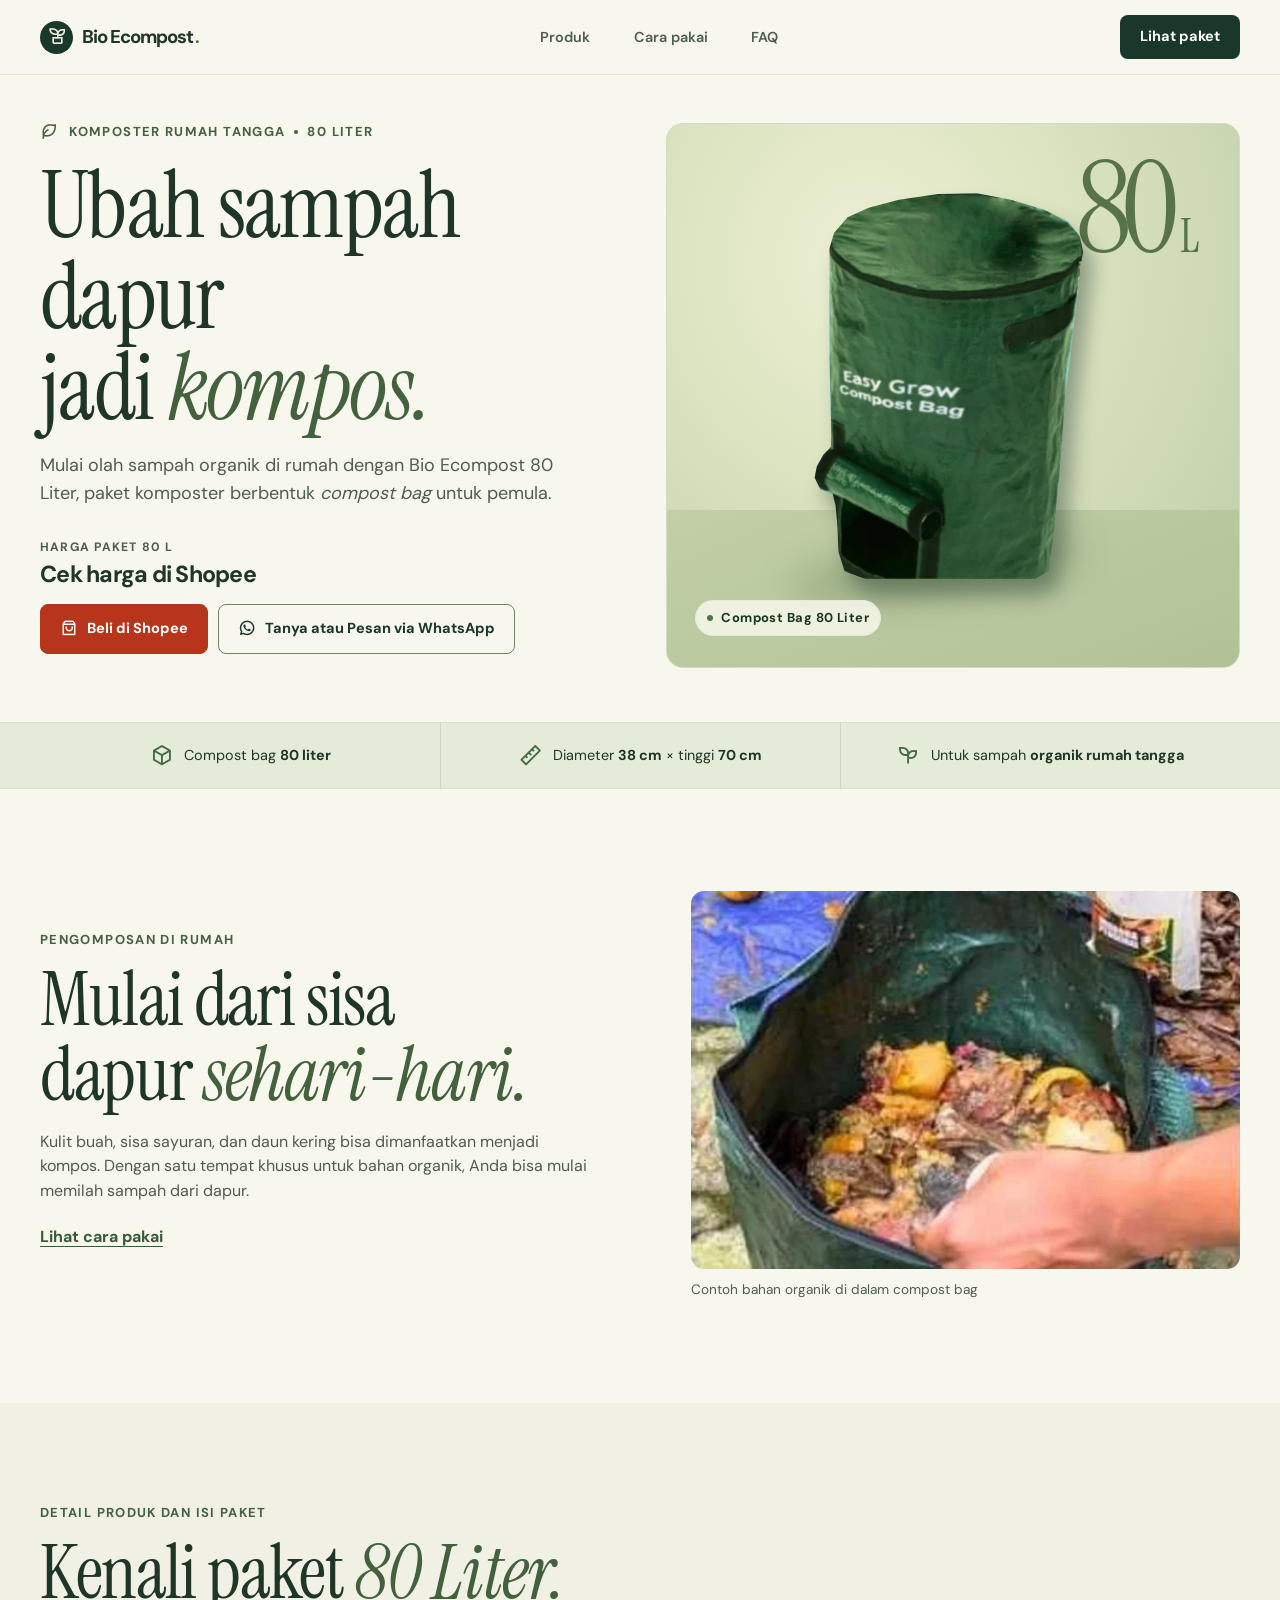
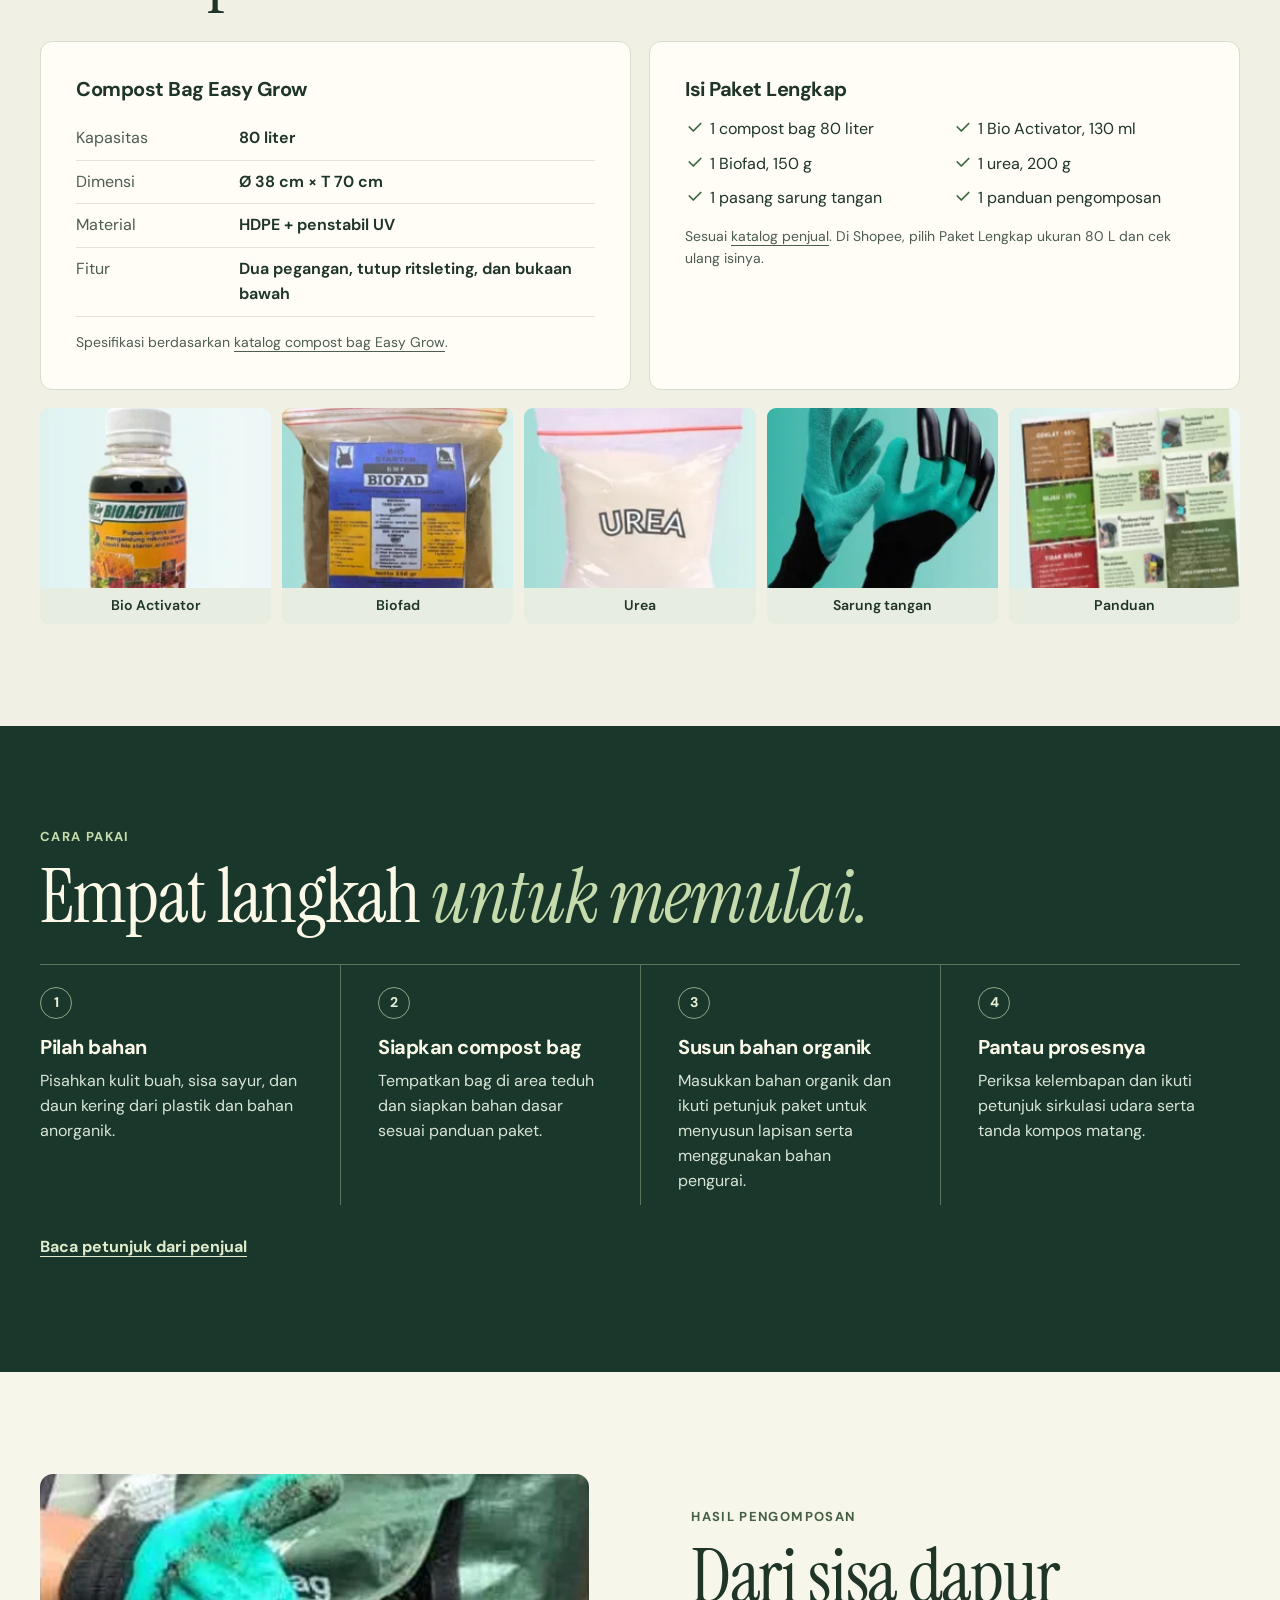
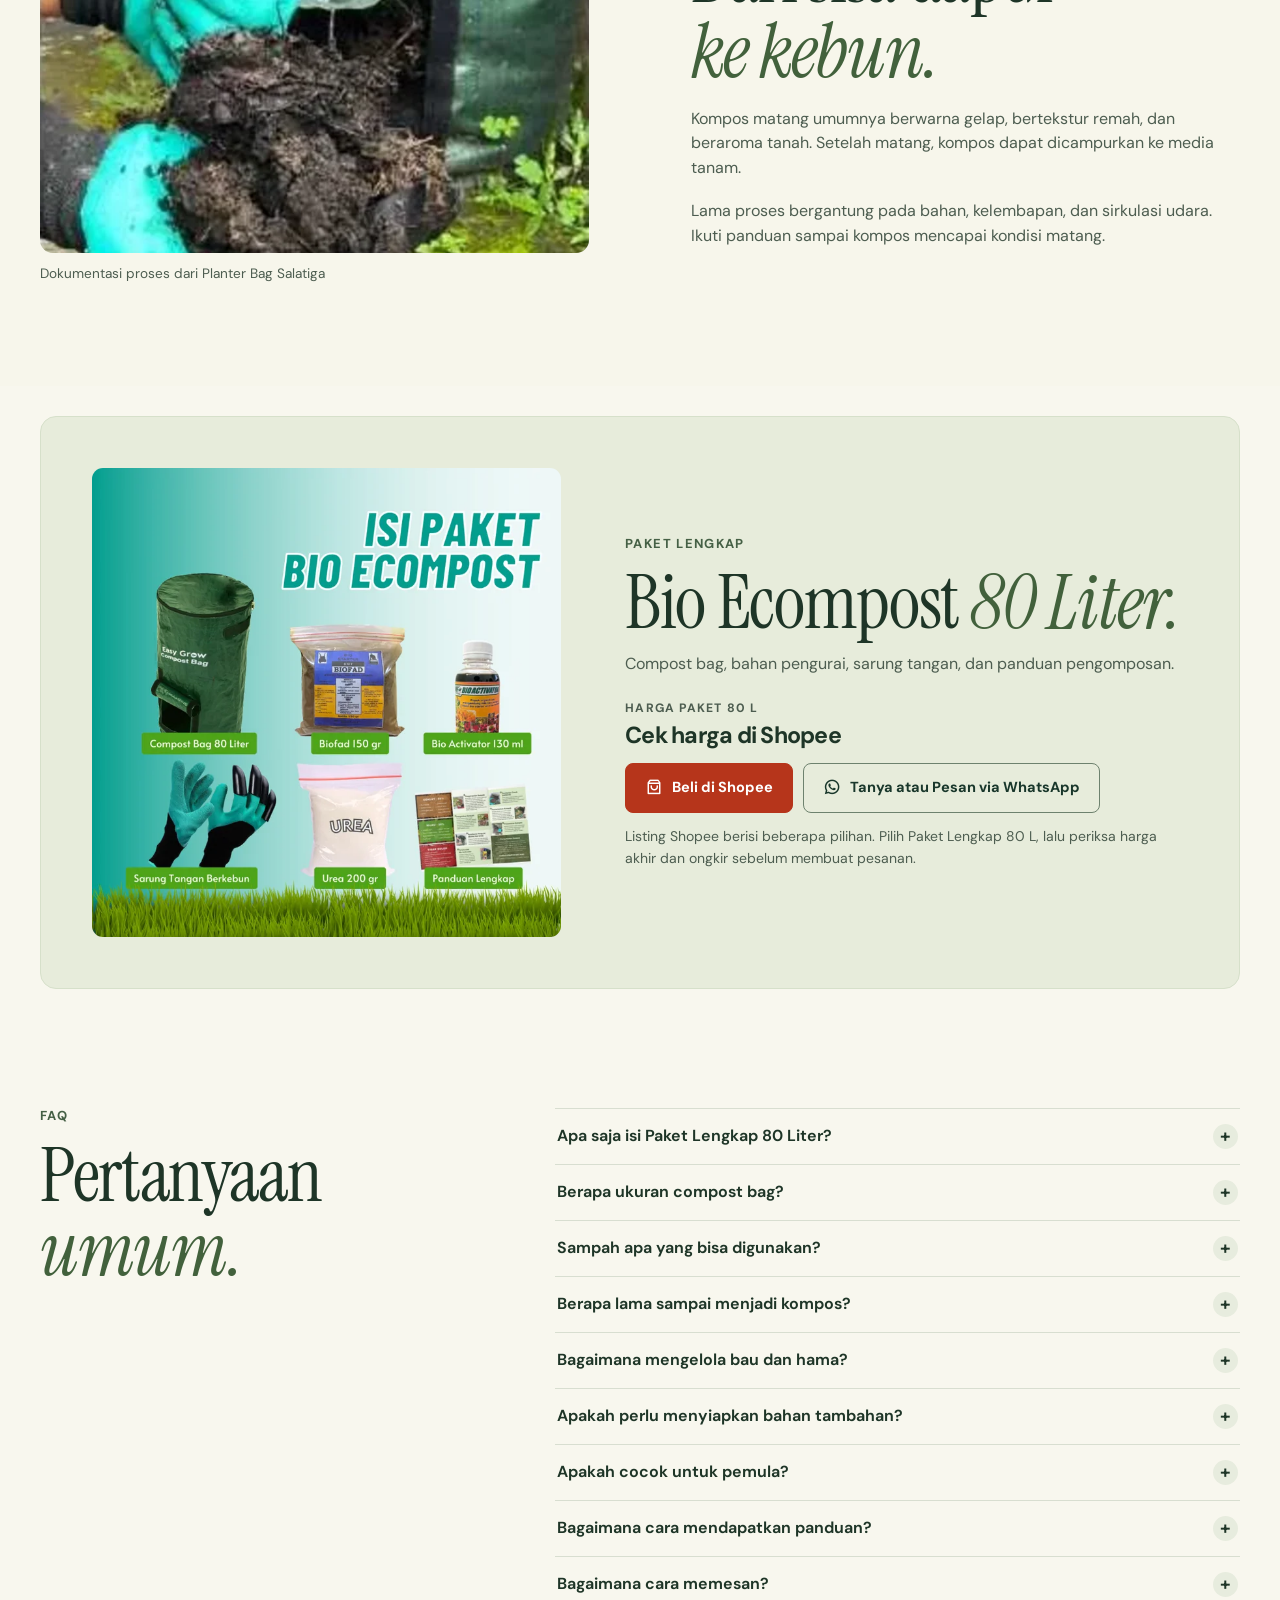
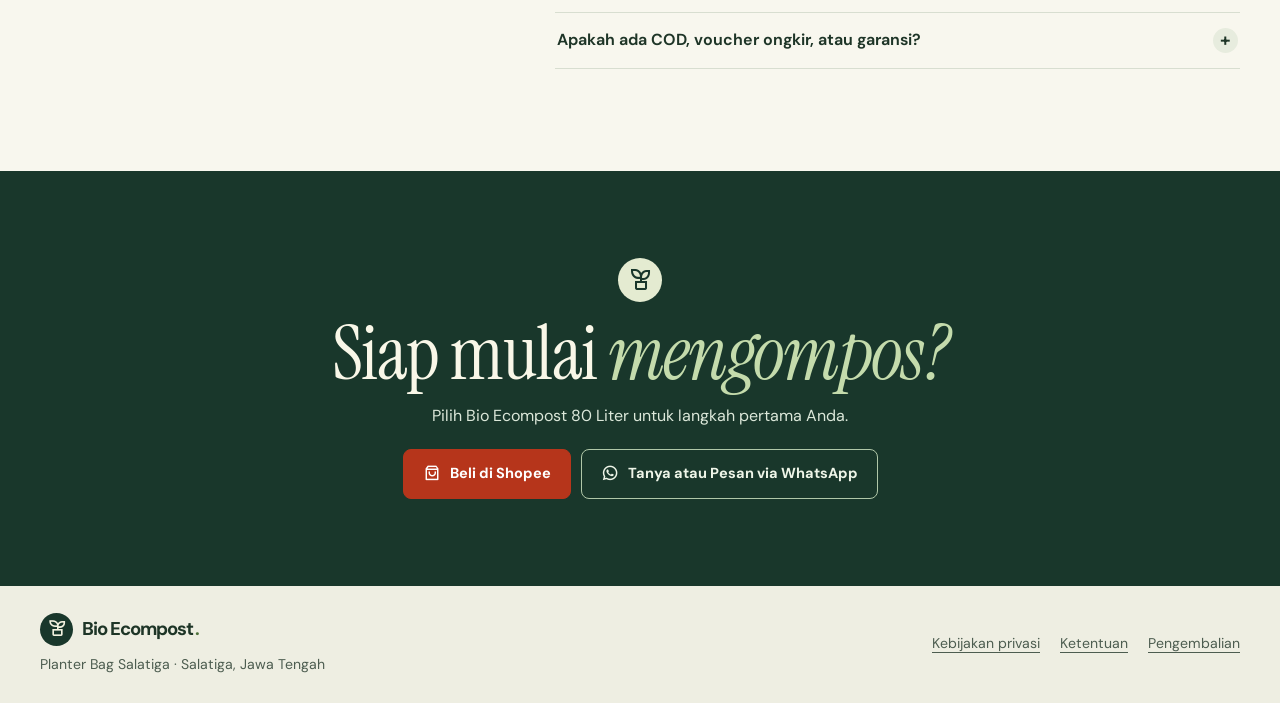
<file: bio-ecompost-80-liter/index.html>
<!doctype html>
<html lang="id">
<head>
  <meta charset="utf-8">
  <meta name="viewport" content="width=device-width, initial-scale=1, viewport-fit=cover">
  <meta name="description" content="Mulai mengolah sampah dapur di rumah dengan Bio Ecompost 80 Liter. Lihat spesifikasi, isi paket, cara pakai, dan pilihan pemesanan.">
  <meta name="theme-color" content="#f8f7ee">
  <title>Bio Ecompost 80 Liter | Komposter Sampah Dapur</title>
  <link rel="icon" href="assets/mark.png">
  <link rel="preload" href="assets/instrument.woff2" as="font" type="font/woff2" crossorigin>
  <link rel="stylesheet" href="styles.css">
  <script src="config.js" defer></script>
  <script src="landing.js" defer></script>
</head>
<body>
  <a class="skip" href="#utama">Lewati ke konten</a>
  <header class="header">
    <div class="wrap header-inner">
      <a class="brand" href="./" aria-label="Bio Ecompost, beranda"><span class="brand-mark"><i class="ri ri-plant-line" aria-hidden="true"></i></span> Bio Ecompost<span class="brand-period">.</span></a>
      <nav aria-label="Navigasi utama">
        <a href="#produk">Produk</a>
        <a href="#cara-pakai" data-guide-link>Cara pakai</a>
        <a href="#faq">FAQ</a>
      </nav>
      <a class="button header-button" href="#penawaran">Lihat paket</a>
    </div>
  </header>

  <main id="utama">
    <section class="hero">
      <div class="wrap hero-grid">
        <div class="hero-copy">
          <p class="eyebrow"><i class="ri ri-leaf-line" aria-hidden="true"></i> KOMPOSTER RUMAH TANGGA <span></span> 80 LITER</p>
          <h1>Ubah sampah dapur<br class="desktop-break"> jadi <em>kompos.</em></h1>
          <p class="hero-description">Mulai olah sampah organik di rumah dengan Bio Ecompost 80 Liter, paket komposter berbentuk <i>compost bag</i> untuk pemula.</p>
        </div>
        <figure class="hero-visual" aria-label="Bio Ecompost 80 Liter">
          <span class="hero-capacity" aria-hidden="true">80<span>L</span></span>
          <div class="photo-bag">
            <img src="assets/bag-520.webp" srcset="assets/bag-320.webp 320w, assets/bag-520.webp 520w" sizes="(max-width: 720px) 210px, 320px" width="520" height="670" alt="Compost Bag Easy Grow 80 Liter berwarna hijau dengan tutup ritsleting dan bukaan bawah" fetchpriority="high">
          </div>
          <figcaption><span></span> Compost Bag 80 Liter</figcaption>
        </figure>
        <div class="hero-buy">
          <div class="price-block">
            <span class="price-caption">HARGA PAKET 80 L</span>
            <strong data-price>Cek harga di Shopee</strong>
            <small data-promo-note hidden></small>
            <small data-price-note hidden></small>
            <small data-countdown hidden></small>
          </div>
          <div class="actions" id="hero-actions">
            <a class="button primary" data-channel="shopee" data-placement="hero" href="https://shopee.co.id/Bio-Ecompost-80-Liter-Paket-Komposter-Lengkap-Tas-Pengurai-Sampah-Rumah-Tangga-Compost-Bag-Kompos-i.590006861.22629859579" target="_blank" rel="noopener noreferrer"><i class="ri ri-shopping-bag-3-line" aria-hidden="true"></i> Beli di Shopee</a>
            <a class="button secondary" data-channel="whatsapp" data-placement="hero" href="https://wa.me/6282210107945?text=Halo%20Kak%2C%20saya%20tertarik%20dengan%20Bio%20Ecompost%2080%20Liter.%20Boleh%20minta%20informasi%20produk%20dan%20cara%20pemesanannya%3F" target="_blank" rel="noopener noreferrer"><i class="ri ri-whatsapp-line" aria-hidden="true"></i> <span>Tanya atau Pesan via WhatsApp</span></a>
          </div>
        </div>
      </div>
    </section>

    <div class="feature-strip">
      <ul class="wrap feature-list">
        <li><i class="ri ri-box-3-line" aria-hidden="true"></i><span>Compost bag <strong>80 liter</strong></span></li>
        <li><i class="ri ri-ruler-line" aria-hidden="true"></i><span>Diameter <strong>38 cm</strong> × tinggi <strong>70 cm</strong></span></li>
        <li><i class="ri ri-seedling-line" aria-hidden="true"></i><span>Untuk sampah <strong>organik rumah tangga</strong></span></li>
      </ul>
    </div>

    <section class="section benefit">
      <div class="wrap split">
        <div class="section-copy">
          <p class="eyebrow">PENGOMPOSAN DI RUMAH</p>
          <h2>Mulai dari sisa dapur <em>sehari-hari.</em></h2>
          <p>Kulit buah, sisa sayuran, dan daun kering bisa dimanfaatkan menjadi kompos. Dengan satu tempat khusus untuk bahan organik, Anda bisa mulai memilah sampah dari dapur.</p>
          <a class="text-link" data-guide-link href="#cara-pakai">Lihat cara pakai</a>
        </div>
        <figure class="editorial-photo">
          <img src="assets/organic.webp" width="640" height="500" loading="lazy" alt="Potongan sayur dan kulit buah di dalam compost bag">
          <figcaption>Contoh bahan organik di dalam compost bag</figcaption>
        </figure>
      </div>
    </section>

    <section class="section product" id="produk">
      <div class="wrap">
        <div class="section-intro">
          <p class="eyebrow">DETAIL PRODUK DAN ISI PAKET</p>
          <h2>Kenali paket <em>80 Liter.</em></h2>
        </div>
        <div class="product-grid">
          <div class="spec-card">
            <h3>Compost Bag Easy Grow</h3>
            <dl class="specs">
              <div><dt>Kapasitas</dt><dd>80 liter</dd></div>
              <div><dt>Dimensi</dt><dd>Ø 38 cm × T 70 cm</dd></div>
              <div><dt>Material</dt><dd>HDPE + penstabil UV</dd></div>
              <div><dt>Fitur</dt><dd>Dua pegangan, tutup ritsleting, dan bukaan bawah</dd></div>
            </dl>
            <p class="source-note">Spesifikasi berdasarkan <a href="https://planterbagsalatiga.com/product/compost-bag-80-liter-easy-grow/" target="_blank" rel="noopener noreferrer">katalog compost bag Easy Grow</a>.</p>
          </div>
          <div class="kit-card" id="isi-paket">
            <h3>Isi Paket Lengkap</h3>
            <ul class="kit-list">
              <li><i class="ri ri-check-line" aria-hidden="true"></i> 1 compost bag 80 liter</li>
              <li><i class="ri ri-check-line" aria-hidden="true"></i> 1 Bio Activator, 130 ml</li>
              <li><i class="ri ri-check-line" aria-hidden="true"></i> 1 Biofad, 150 g</li>
              <li><i class="ri ri-check-line" aria-hidden="true"></i> 1 urea, 200 g</li>
              <li><i class="ri ri-check-line" aria-hidden="true"></i> 1 pasang sarung tangan</li>
              <li><i class="ri ri-check-line" aria-hidden="true"></i> 1 panduan pengomposan</li>
            </ul>
            <p class="source-note">Sesuai <a href="https://planterbagsalatiga.com/product/gratis-ongkir-paket-bio-ecompost/" target="_blank" rel="noopener noreferrer">katalog penjual</a>. Di Shopee, pilih Paket Lengkap ukuran 80 L dan cek ulang isinya.</p>
          </div>
        </div>
        <div class="kit-photos" aria-label="Foto komponen Paket Lengkap">
          <figure><img src="assets/activator.webp" width="216" height="188" loading="lazy" alt=""><figcaption>Bio Activator</figcaption></figure>
          <figure><img src="assets/biofad.webp" width="216" height="188" loading="lazy" alt=""><figcaption>Biofad</figcaption></figure>
          <figure><img src="assets/urea.webp" width="216" height="188" loading="lazy" alt=""><figcaption>Urea</figcaption></figure>
          <figure><img src="assets/gloves.webp" width="216" height="188" loading="lazy" alt=""><figcaption>Sarung tangan</figcaption></figure>
          <figure><img src="assets/guide.webp" width="216" height="188" loading="lazy" alt=""><figcaption>Panduan</figcaption></figure>
        </div>
      </div>
    </section>

    <section class="section guide" id="cara-pakai">
      <div class="wrap">
        <div class="section-intro">
          <p class="eyebrow">CARA PAKAI</p>
          <h2>Empat langkah <em>untuk memulai.</em></h2>
        </div>
        <ol class="steps">
          <li><h3>Pilah bahan</h3><p>Pisahkan kulit buah, sisa sayur, dan daun kering dari plastik dan bahan anorganik.</p></li>
          <li><h3>Siapkan compost bag</h3><p>Tempatkan bag di area teduh dan siapkan bahan dasar sesuai panduan paket.</p></li>
          <li><h3>Susun bahan organik</h3><p>Masukkan bahan organik dan ikuti petunjuk paket untuk menyusun lapisan serta menggunakan bahan pengurai.</p></li>
          <li><h3>Pantau prosesnya</h3><p>Periksa kelembapan dan ikuti petunjuk sirkulasi udara serta tanda kompos matang.</p></li>
        </ol>
        <a class="text-link" href="https://planterbagsalatiga.com/product/compost-bag-80-liter-easy-grow/#tab-description" data-guide-link target="_blank" rel="noopener noreferrer">Baca petunjuk dari penjual</a>
      </div>
    </section>

    <section class="section evidence">
      <div class="wrap split">
        <figure class="editorial-photo">
          <img src="assets/compost.webp" width="640" height="500" loading="lazy" alt="Tangan bersarung memegang kompos remah berwarna gelap dari compost bag">
          <figcaption>Dokumentasi proses dari Planter Bag Salatiga</figcaption>
        </figure>
        <div class="section-copy">
          <p class="eyebrow">HASIL PENGOMPOSAN</p>
          <h2>Dari sisa dapur <em>ke kebun.</em></h2>
          <p>Kompos matang umumnya berwarna gelap, bertekstur remah, dan beraroma tanah. Setelah matang, kompos dapat dicampurkan ke media tanam.</p>
          <p>Lama proses bergantung pada bahan, kelembapan, dan sirkulasi udara. Ikuti panduan sampai kompos mencapai kondisi matang.</p>
        </div>
      </div>
    </section>

    <section class="section offer" id="penawaran" data-offer>
      <div class="wrap">
        <div class="offer-card">
          <figure class="offer-photo"><img src="assets/paket.webp" width="720" height="720" loading="lazy" alt="Foto katalog berisi compost bag 80 liter, Biofad, Bio Activator, sarung tangan, urea, dan panduan"></figure>
          <div class="offer-copy">
            <p class="eyebrow">PAKET LENGKAP</p>
            <h2>Bio Ecompost <em>80 Liter.</em></h2>
            <p>Compost bag, bahan pengurai, sarung tangan, dan panduan pengomposan.</p>
            <div class="price-block">
              <span class="price-caption">HARGA PAKET 80 L</span>
              <strong data-price>Cek harga di Shopee</strong>
              <small data-promo-note hidden></small>
              <small data-price-note hidden></small>
              <small data-countdown hidden></small>
            </div>
            <div class="actions">
              <a class="button primary" data-channel="shopee" data-placement="offer" href="https://shopee.co.id/Bio-Ecompost-80-Liter-Paket-Komposter-Lengkap-Tas-Pengurai-Sampah-Rumah-Tangga-Compost-Bag-Kompos-i.590006861.22629859579" target="_blank" rel="noopener noreferrer"><i class="ri ri-shopping-bag-3-line" aria-hidden="true"></i> Beli di Shopee</a>
              <a class="button secondary" data-channel="whatsapp" data-placement="offer" href="https://wa.me/6282210107945?text=Halo%20Kak%2C%20saya%20tertarik%20dengan%20Bio%20Ecompost%2080%20Liter.%20Boleh%20minta%20informasi%20produk%20dan%20cara%20pemesanannya%3F" target="_blank" rel="noopener noreferrer"><i class="ri ri-whatsapp-line" aria-hidden="true"></i> Tanya atau Pesan via WhatsApp</a>
            </div>
            <p class="purchase-note">Listing Shopee berisi beberapa pilihan. Pilih Paket Lengkap 80 L, lalu periksa harga akhir dan ongkir sebelum membuat pesanan.</p>
          </div>
        </div>
      </div>
    </section>

    <section class="section faq" id="faq">
      <div class="wrap faq-grid">
        <div class="section-copy">
          <p class="eyebrow">FAQ</p>
          <h2>Pertanyaan <em>umum.</em></h2>
        </div>
        <div class="accordion">
          <details data-faq="kit"><summary>Apa saja isi Paket Lengkap 80 Liter?</summary><p>Paket di katalog penjual berisi satu compost bag 80 liter, Bio Activator 130 ml, Biofad 150 g, urea 200 g, sepasang sarung tangan, dan satu panduan. <a href="#isi-paket">Lihat daftar dan foto komponen</a>.</p></details>
          <details data-faq="dimension"><summary>Berapa ukuran compost bag?</summary><p>Diameter 38 cm dan tinggi 70 cm, dengan kapasitas 80 liter.</p></details>
          <details data-faq="materials"><summary>Sampah apa yang bisa digunakan?</summary><p>Mulai dari kulit buah, sisa sayuran, ampas kopi, dan daun kering. Pisahkan plastik dan logam. Hindari daging, minyak, serta produk susu karena dapat menarik hama.</p></details>
          <details data-faq="duration"><summary>Berapa lama sampai menjadi kompos?</summary><p>Waktunya bergantung pada bahan, kelembapan, dan sirkulasi udara. Ikuti panduan penggunaan hingga kompos matang.</p></details>
          <details data-faq="odor"><summary>Bagaimana mengelola bau dan hama?</summary><p>Ikuti takaran bahan basah dan kering pada panduan. Periksa kelembapan, hindari bahan yang mudah menarik hama, dan tutup kembali bag setelah menambahkan bahan.</p></details>
          <details data-faq="extras"><summary>Apakah perlu menyiapkan bahan tambahan?</summary><p>Siapkan sampah organik, bahan kering seperti daun kering, dan tanah jika diminta pada panduan penyiapan lapisan.</p></details>
          <details data-faq="beginner"><summary>Apakah cocok untuk pemula?</summary><p>Ya. Mulai dengan memilah bahan dari dapur, lalu ikuti langkah penyiapan dan perawatan pada panduan pengomposan.</p></details>
          <details data-faq="guide"><summary>Bagaimana cara mendapatkan panduan?</summary><p>Katalog Paket Lengkap mencantumkan panduan pengomposan. Beberapa pilihan pembelian dapat berbeda, jadi periksa deskripsi pilihan yang Anda pesan.</p></details>
          <details data-faq="order"><summary>Bagaimana cara memesan?</summary><p>Buka Shopee dan pilih Paket Lengkap ukuran 80 L. Untuk menanyakan isi paket atau melakukan pemesanan via admin, gunakan WhatsApp.</p></details>
          <details data-faq="terms"><summary>Apakah ada COD, voucher ongkir, atau garansi?</summary><p>Periksa opsi pembayaran, voucher, dan ketentuan yang tampil untuk pilihan serta alamat Anda di kanal pembelian. Tanyakan syarat yang berlaku kepada penjual sebelum memesan.</p></details>
        </div>
      </div>
    </section>

    <section class="final-section">
      <div class="wrap final-inner">
        <span class="final-mark" aria-hidden="true"><i class="ri ri-plant-line"></i></span>
        <h2>Siap mulai <em>mengompos?</em></h2>
        <p>Pilih Bio Ecompost 80 Liter untuk langkah pertama Anda.</p>
        <div class="actions">
          <a class="button primary" data-channel="shopee" data-placement="final_cta" href="https://shopee.co.id/Bio-Ecompost-80-Liter-Paket-Komposter-Lengkap-Tas-Pengurai-Sampah-Rumah-Tangga-Compost-Bag-Kompos-i.590006861.22629859579" target="_blank" rel="noopener noreferrer"><i class="ri ri-shopping-bag-3-line" aria-hidden="true"></i> Beli di Shopee</a>
          <a class="button secondary" data-channel="whatsapp" data-placement="final_cta" href="https://wa.me/6282210107945?text=Halo%20Kak%2C%20saya%20tertarik%20dengan%20Bio%20Ecompost%2080%20Liter.%20Boleh%20minta%20informasi%20produk%20dan%20cara%20pemesanannya%3F" target="_blank" rel="noopener noreferrer"><i class="ri ri-whatsapp-line" aria-hidden="true"></i> Tanya atau Pesan via WhatsApp</a>
        </div>
      </div>
    </section>
  </main>

  <footer class="footer">
    <div class="wrap footer-inner">
      <div><a class="brand" href="./"><span class="brand-mark"><i class="ri ri-plant-line" aria-hidden="true"></i></span> Bio Ecompost<span class="brand-period">.</span></a><p>Planter Bag Salatiga · Salatiga, Jawa Tengah</p></div>
      <div class="footer-links"><a href="https://planterbagsalatiga.com/privacy-policy/">Kebijakan privasi</a><a href="https://planterbagsalatiga.com/terms-and-conditions/">Ketentuan</a><a href="https://planterbagsalatiga.com/return-policy/">Pengembalian</a></div>
    </div>
  </footer>

  <aside class="sticky" aria-label="Jalur pembelian cepat" hidden>
    <a class="button primary" data-channel="shopee" data-placement="sticky_bar" href="https://shopee.co.id/Bio-Ecompost-80-Liter-Paket-Komposter-Lengkap-Tas-Pengurai-Sampah-Rumah-Tangga-Compost-Bag-Kompos-i.590006861.22629859579" target="_blank" rel="noopener noreferrer"><i class="ri ri-shopping-bag-3-line" aria-hidden="true"></i> Beli di Shopee</a>
    <a class="button secondary" data-channel="whatsapp" data-placement="sticky_bar" href="https://wa.me/6282210107945?text=Halo%20Kak%2C%20saya%20tertarik%20dengan%20Bio%20Ecompost%2080%20Liter.%20Boleh%20minta%20informasi%20produk%20dan%20cara%20pemesanannya%3F" target="_blank" rel="noopener noreferrer"><i class="ri ri-whatsapp-line" aria-hidden="true"></i> Tanya/Pesan WA</a>
  </aside>
</body>
</html>
</file>
<file: bio-ecompost-80-liter/styles.css>
@font-face{font-family:DM Sans;src:url(assets/dm-sans.woff2) format("woff2");font-weight:400 700;font-display:swap}
@font-face{font-family:Instrument Serif;src:url(assets/instrument.woff2) format("woff2");font-display:swap}
@font-face{font-family:Instrument Serif;src:url(assets/instrument-italic.woff2) format("woff2");font-style:italic;font-display:swap}
@font-face{font-family:Remix;src:url(assets/icons.woff2) format("woff2");font-display:block}
.ri{font:normal 1.2em/1 Remix;display:inline-block;flex:none}
:root{
  color-scheme:light;
  --paper:#f8f7ee;--white:#fffdf6;--ink:#1e3527;--muted:#4d5d50;--moss:#42613c;--line:#d8ded0;
  --sage:#e5ebd9;--dark:#19372b;--orange:#b6351b;--orange-hover:#962910;
  --sans:"DM Sans",Arial,sans-serif;--serif:"Instrument Serif",Georgia,serif;
}
*,*::before,*::after{box-sizing:border-box}
[hidden]{display:none!important}
html{scroll-behavior:smooth}
body{margin:0;background:var(--paper);color:var(--ink);font:1rem/1.55 var(--sans);overflow-wrap:break-word}
a{color:inherit;text-underline-offset:.27em}
a:focus-visible,summary:focus-visible,button:focus-visible,input:focus-visible{outline:3px solid #a33d22;outline-offset:4px}
img{display:block;max-width:100%;height:auto}
figure,p,h1,h2,h3,dl,dd{margin:0}
ul,ol{margin:0;padding:0}
h1,h2{font-family:var(--serif);font-weight:400;line-height:.99;letter-spacing:-.018em;text-wrap:balance}
h1 em,h2 em{color:var(--moss);font-weight:400}
h2{font-size:clamp(3rem,5.9vw,5.2rem)}
h3{font-size:1.25rem;line-height:1.25;letter-spacing:-.025em}
.wrap{width:min(100% - 64px,1200px);margin-inline:auto}
.skip{position:fixed;top:8px;left:8px;transform:translateY(-140%);background:var(--white);z-index:10;padding:12px 18px}
.skip:focus{transform:none}
.header{border-bottom:1px solid #e0e3d6}
.header-inner{display:flex;justify-content:space-between;align-items:center;gap:24px;min-height:74px}
.brand{display:inline-flex;align-items:center;gap:9px;font-weight:700;text-decoration:none;white-space:nowrap;font-size:1.16rem;letter-spacing:-.055em}
.brand-mark{width:33px;height:33px;border-radius:50%;display:grid;place-items:center;color:#f2f1df;background:var(--dark);letter-spacing:0}
.brand-mark .ri{font-size:1.23rem}
.brand-period{margin-left:-7px;color:#4f733c}
.header nav{display:flex;gap:clamp(20px,3.4vw,48px);align-items:center}
.header nav a{padding:12px 0;color:var(--muted);text-decoration:none;font-size:.9rem;font-weight:600}
.header nav a:hover,.footer a:hover{color:#2d5e36;text-decoration:underline}
.button{display:inline-flex;align-items:center;justify-content:center;gap:9px;min-height:50px;padding:11px 19px;border:1px solid transparent;border-radius:8px;text-align:center;text-decoration:none;font:700 .91rem/1.25 var(--sans);transition:background .16s,border-color .16s,color .16s}
.header-button{min-height:44px;color:var(--white);background:var(--dark);padding-inline:19px}
.header-button:hover{background:#30523e}
.primary{color:#fff;background:var(--orange);border-color:var(--orange)}
.primary:hover{background:var(--orange-hover);border-color:var(--orange-hover)}
.secondary{color:var(--dark);border-color:#6e826e;background:transparent}
.secondary:hover{background:#e6ebdb;border-color:#304d38}
.actions{display:flex;flex-wrap:wrap;gap:10px}
.hero{padding:48px 0 54px}
.hero-grid{display:grid;grid-template-columns:minmax(0,1fr) minmax(0,1fr);grid-template-areas:"copy visual" "buy visual";column-gap:clamp(28px,4vw,64px);align-items:start;align-content:center;grid-template-rows:1fr auto}
.hero-copy{grid-area:copy;align-self:end}
.eyebrow{display:flex;align-items:center;gap:9px;color:#456045;font-weight:700;font-size:.8125rem;line-height:1.3;letter-spacing:.105em}
.eyebrow span{height:4px;width:4px;flex:none;border-radius:50%;background:currentColor}
.eyebrow .ri{font-size:1.15rem}
.hero h1{font-size:clamp(4.4rem,7.15vw,7rem);margin:20px 0 19px}
.hero-description{max-width:44ch;font-size:1.125rem;color:var(--muted);line-height:1.55}
.hero-buy{grid-area:buy;margin:30px 0 14px}
.price-block{display:grid;gap:3px;margin-bottom:16px}
.price-caption{font-size:.76rem;font-weight:700;letter-spacing:.1em;color:var(--muted)}
.price-block strong{font-size:1.45rem;line-height:1.22;letter-spacing:-.032em}
.price-block small{font-size:.88rem;color:var(--muted)}
.price-block [data-countdown]{font-weight:700;font-variant-numeric:tabular-nums}
.hero-visual{isolation:isolate;position:relative;grid-area:visual;display:grid;place-items:center;align-self:stretch;min-height:475px;border-radius:17px;overflow:hidden;background:radial-gradient(ellipse at 35% 25%,#edf0d5 0%,#dce4c1 37%,#bdcba6 100%);border:1px solid #d2dcc4}
.hero-visual::before{content:"";position:absolute;inset:auto 0 0;height:29%;background:linear-gradient(158deg,#c2cfa7,#b1c299);z-index:-1}
.hero-visual::after{content:"";position:absolute;bottom:13%;left:21%;width:52%;height:10%;background:#445c30;filter:blur(19px);border-radius:50%;opacity:.29;transform:rotate(-8deg);z-index:-1}
.hero-capacity{position:absolute;right:7%;top:5%;font:400 clamp(5.5rem,10vw,10.3rem)/.91 var(--serif);letter-spacing:-.075em;color:#597349}
.hero-capacity span{font-size:.37em;letter-spacing:0;margin-left:.2em}
.hero-visual figcaption{position:absolute;bottom:5.7%;left:5%;display:flex;align-items:center;gap:8px;font-size:.81rem;font-weight:700;letter-spacing:.035em;color:#183722;background:#f4f6e6e8;border:1px solid #e6ead6;border-radius:30px;padding:7px 11px}
.hero-visual figcaption span{width:6px;height:6px;border-radius:50%;background:#507846}
.photo-bag{width:min(56%,302px);margin:8px 3% 30px 0;filter:drop-shadow(10px 16px 10px #263e3570)}
.photo-bag img{width:100%;clip-path:polygon(12% 15%,13.5% 11%,18% 7%,25% 4.5%,35% 2.5%,48% 1%,61% .8%,72% 2.5%,83% 5%,91% 8%,95% 12%,96% 16%,95% 20%,94.5% 24%,92.5% 38%,90% 54%,88.5% 71%,86.5% 87%,84.5% 98%,80% 100%,24% 100%,17% 98%,15% 93%,14.5% 85%,14% 81%,13% 78%,9% 77%,7.1% 74%,7.8% 71%,10% 68%,12.5% 66%,12.5% 59%,12% 44%,12% 29%);}
.feature-strip{background:var(--sage);border-block:1px solid #d9e1cd}
.feature-list{list-style:none;display:grid;grid-template-columns:repeat(3,minmax(0,1fr))}
.feature-list li{padding:21px 8px;display:flex;justify-content:center;align-items:center;gap:11px;text-align:left;font-size:.9rem}
.feature-list li+li{border-left:1px solid #cad6c1}
.feature-list .ri{color:#446c44;font-size:1.4rem}
.section{padding:clamp(56px,8vw,108px) 0;scroll-margin-top:18px}
.split{display:grid;align-items:center;grid-template-columns:1fr 1fr;gap:clamp(36px,8vw,108px)}
.section-copy h2,.section-intro h2{margin-top:13px}
.section-copy p:not(.eyebrow){color:var(--muted);margin-top:18px;max-width:50ch}
.text-link{display:inline-flex;align-items:center;min-height:44px;font-weight:700;color:#355b38}
.section-copy .text-link{margin-top:11px}
.editorial-photo img{width:100%;height:auto;aspect-ratio:1.45;object-fit:cover;border-radius:13px;background:#dae4cf}
.editorial-photo figcaption{font-size:.85rem;color:var(--muted);margin-top:10px}
.product{background:#f0f0e4}
.section-intro{margin-bottom:31px}
.product-grid{display:grid;grid-template-columns:1fr 1fr;gap:18px}
.spec-card,.kit-card{padding:clamp(19px,4vw,35px);border:1px solid #d8ddcc;border-radius:12px;background:var(--white)}
.spec-card h3,.kit-card h3{margin-bottom:15px}
.specs div{display:grid;grid-template-columns:minmax(92px,.6fr) 1.4fr;gap:10px;padding:9px 0;border-bottom:1px solid #e1e4d7}
.specs dt{color:var(--muted)}
.specs dd{font-weight:650}
.source-note{font-size:.875rem;color:var(--muted);margin-top:15px}
.kit-list{display:grid;grid-template-columns:1fr 1fr;gap:10px 17px;list-style:none}
.kit-list li{display:flex;align-items:baseline;gap:5px}
.kit-list .ri{color:#3b653e}
.kit-photos{margin-top:18px;display:grid;grid-template-columns:repeat(5,minmax(0,1fr));gap:11px}
.kit-photos figure{overflow:hidden;border-radius:9px;background:#dce9de;text-align:center;min-width:0}
.kit-photos img{width:100%;object-fit:cover;aspect-ratio:1.28}
.kit-photos figcaption{font-size:.88rem;font-weight:600;padding:7px 4px;background:#e8ede1}
.guide{background:var(--dark);color:#fbf8e8}
.guide h2 em,.guide .eyebrow{color:#c5dbab}
.steps{counter-reset:step;display:grid;grid-template-columns:repeat(4,1fr);list-style:none;margin-bottom:20px}
.steps li{counter-increment:step;padding:22px clamp(14px,2.9vw,38px) 12px;border-top:1px solid #5c735d}
.steps li:first-child{padding-left:0}
.steps li+li{border-left:1px solid #5c735d}
.steps li::before{content:counter(step);display:grid;place-items:center;width:32px;height:32px;border-radius:50%;color:#e5efd5;border:1px solid #8da786;margin-bottom:16px;font-size:.88rem;font-weight:700}
.steps p{margin-top:9px;color:#d9e5d7}
.guide a{color:#e0eccb}
.guide a:focus-visible,.final-section a:focus-visible{outline-color:#e6f1cb}
.evidence{background:#f7f6eb}
.offer{padding-top:30px}
.offer-card{display:grid;grid-template-columns:5fr 6fr;align-items:center;gap:clamp(18px,5vw,70px);background:#e7ecdb;border:1px solid #d6e0ca;border-radius:16px;padding:clamp(20px,4vw,54px)}
.offer-photo{overflow:hidden;border-radius:11px;background:#d4e6d9}
.offer-photo img{width:100%}
.offer-copy h2{margin:12px 0}
.offer-copy>p:not(.eyebrow){color:var(--muted)}
.offer-copy .price-block{margin:22px 0 14px}
.purchase-note{font-size:.875rem;margin-top:13px;max-width:55ch}
.faq{padding-top:16px}
.faq-grid{display:grid;grid-template-columns:1fr 1.65fr;gap:clamp(32px,8vw,100px)}
.accordion{border-top:1px solid var(--line)}
.accordion details{border-bottom:1px solid var(--line)}
.accordion summary{cursor:pointer;list-style:none;display:flex;align-items:center;justify-content:space-between;gap:14px;padding:15px 2px;min-height:52px;font-weight:650}
.accordion summary::-webkit-details-marker{display:none}
.accordion summary::after{content:"+";width:25px;height:25px;border-radius:50%;background:#e7ecde;flex:none;display:grid;place-items:center;font-size:1.15rem;line-height:1}
.accordion details[open] summary::after{content:"−"}
.accordion details>p{padding:0 36px 18px 2px;color:var(--muted)}
.final-section{text-align:center;background:var(--dark);color:#f9f7e8;padding:clamp(52px,7vw,87px) 0}
.final-mark{display:grid;place-items:center;width:44px;height:44px;margin:0 auto 14px;border-radius:50%;background:#e4ebd1;color:var(--dark);font-size:1.26rem}
.final-section h2 em{color:#c4dbac}
.final-section p{color:#dce8da;margin:13px 0 20px}
.final-section .actions{justify-content:center}
.final-section .secondary{border-color:#b0c7a8;color:#eef5e8}
.final-section .secondary:hover{color:var(--dark)}
.footer{padding:27px 0;background:#eeeee2}
.footer-inner,.footer-links{display:flex;align-items:center;justify-content:space-between;gap:20px;flex-wrap:wrap}
.footer p,.footer-links{font-size:.88rem;color:var(--muted)}
.footer p{margin-top:8px}
.footer-links a{padding-block:10px}
.sticky{display:none}
@media(max-width:980px){
  .hero h1{font-size:clamp(3.9rem,8vw,5.8rem)}
  .desktop-break{display:none}
  .hero-visual{min-height:430px}
  .actions .button{padding-inline:13px}
  .kit-list{grid-template-columns:1fr}
}
@media(max-width:720px){
  .wrap{width:calc(100% - 36px)}
  .header-inner{min-height:61px;gap:12px}
  .brand{font-size:1.065rem}
  .brand-mark{width:30px;height:30px}
  .header nav{display:none}
  .header-button{padding-inline:13px;white-space:nowrap}
  .hero{padding:26px 0 23px}
  .hero-grid{grid-template-columns:minmax(0,1fr);grid-template-areas:"copy" "visual" "buy";grid-template-rows:auto;gap:18px}
  .hero h1{font-size:clamp(3rem,11.4vw,5.1rem);margin:12px 0 10px;text-wrap:initial;max-width:12ch}
  .hero-description{font-size:1rem;line-height:1.45}
  .hero-visual{min-height:0;aspect-ratio:1.28;max-height:322px}
  .hero-visual figcaption{font-size:.75rem;padding:5px 8px}
  .hero-capacity{font-size:clamp(4.6rem,20vw,7.3rem)}
  .photo-bag{width:auto;height:78%;margin:0 2% 4% 0}
  .photo-bag img{width:auto;height:100%}
  .hero-buy{margin:0}
  .price-block{margin-bottom:11px}
  .price-block strong{font-size:1.32rem}
  .hero-buy .actions{display:grid}
  .hero-buy .button{min-height:46px}
  .feature-list{grid-template-columns:1fr;padding:5px 0}
  .feature-list li{padding:10px 0;justify-content:flex-start}
  .feature-list li+li{border-left:0;border-top:1px solid #cad6c1}
  .split,.faq-grid,.offer-card,.product-grid{grid-template-columns:minmax(0,1fr)}
  .split{gap:24px}
  .evidence .section-copy{grid-row:1}
  .section-intro{margin-bottom:22px}
  .kit-photos{grid-template-columns:repeat(3,minmax(0,1fr))}
  .steps{grid-template-columns:1fr 1fr}
  .steps li{padding:15px 13px 17px 0}
  .steps li:nth-child(odd){border-left:0}
  .steps li:nth-child(even){padding-left:13px}
  .offer{padding-top:0}
  .offer-card{gap:18px;padding:15px}
  .offer-copy{padding:0 3px 6px}
  .offer-copy .actions,.final-section .actions{display:grid}
  .faq-grid{gap:21px}
  .footer-inner{gap:8px}
  .footer-links{gap:12px}
  .sticky:not([hidden]){display:grid}
  .sticky{position:fixed;z-index:2;bottom:0;left:0;right:0;padding:8px max(10px,env(safe-area-inset-right)) calc(8px + env(safe-area-inset-bottom)) max(10px,env(safe-area-inset-left));gap:8px;grid-template-columns:1.12fr 1fr;background:#fbfaf1;border-top:1px solid #d8e0d1;box-shadow:0 -7px 21px #172b1713}
  .sticky .button{min-height:44px;font-size:.875rem;white-space:nowrap;padding:8px 6px;gap:5px}
  body.sticky-ready{padding-bottom:calc(66px + env(safe-area-inset-bottom))}
}
@media(prefers-reduced-motion:reduce){html{scroll-behavior:auto}*,*::before,*::after{transition:none!important}}
.ri-arrow-left-line:before { content: "\ea60"; }
.ri-bar-chart-2-line:before { content: "\ea96"; }
.ri-chat-3-line:before { content: "\eb51"; }
.ri-check-line:before { content: "\eb7b"; }
.ri-information-line:before { content: "\ee59"; }
.ri-leaf-line:before { content: "\eea3"; }
.ri-mouse-line:before { content: "\ef7d"; }
.ri-plant-line:before { content: "\f007"; }
.ri-refresh-line:before { content: "\f064"; }
.ri-ruler-line:before { content: "\f0a3"; }
.ri-seedling-line:before { content: "\f0d5"; }
.ri-shopping-bag-3-line:before { content: "\f116"; }
.ri-whatsapp-line:before { content: "\f2bc"; }
.ri-box-3-line:before { content: "\f2f5"; }
@media(max-width:720px){html{scroll-padding-bottom:calc(66px + env(safe-area-inset-bottom))}}
</file>
